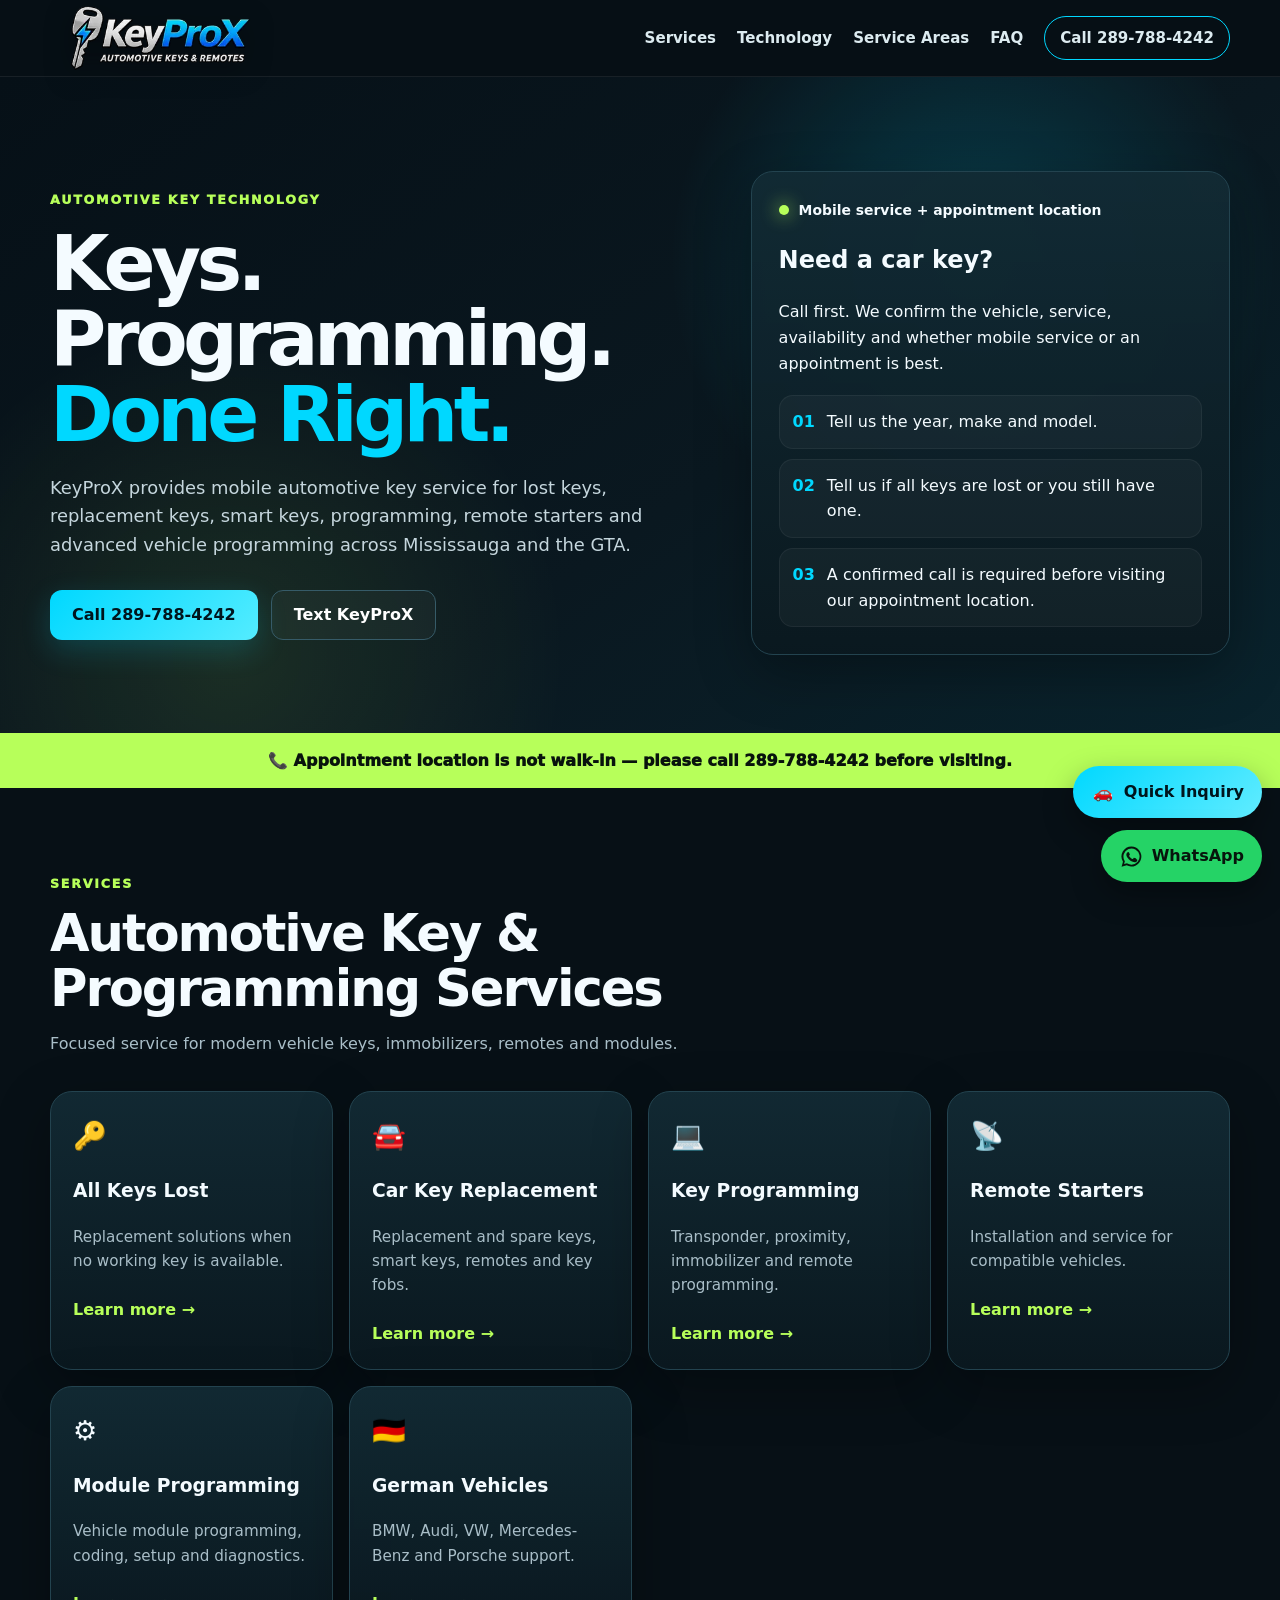
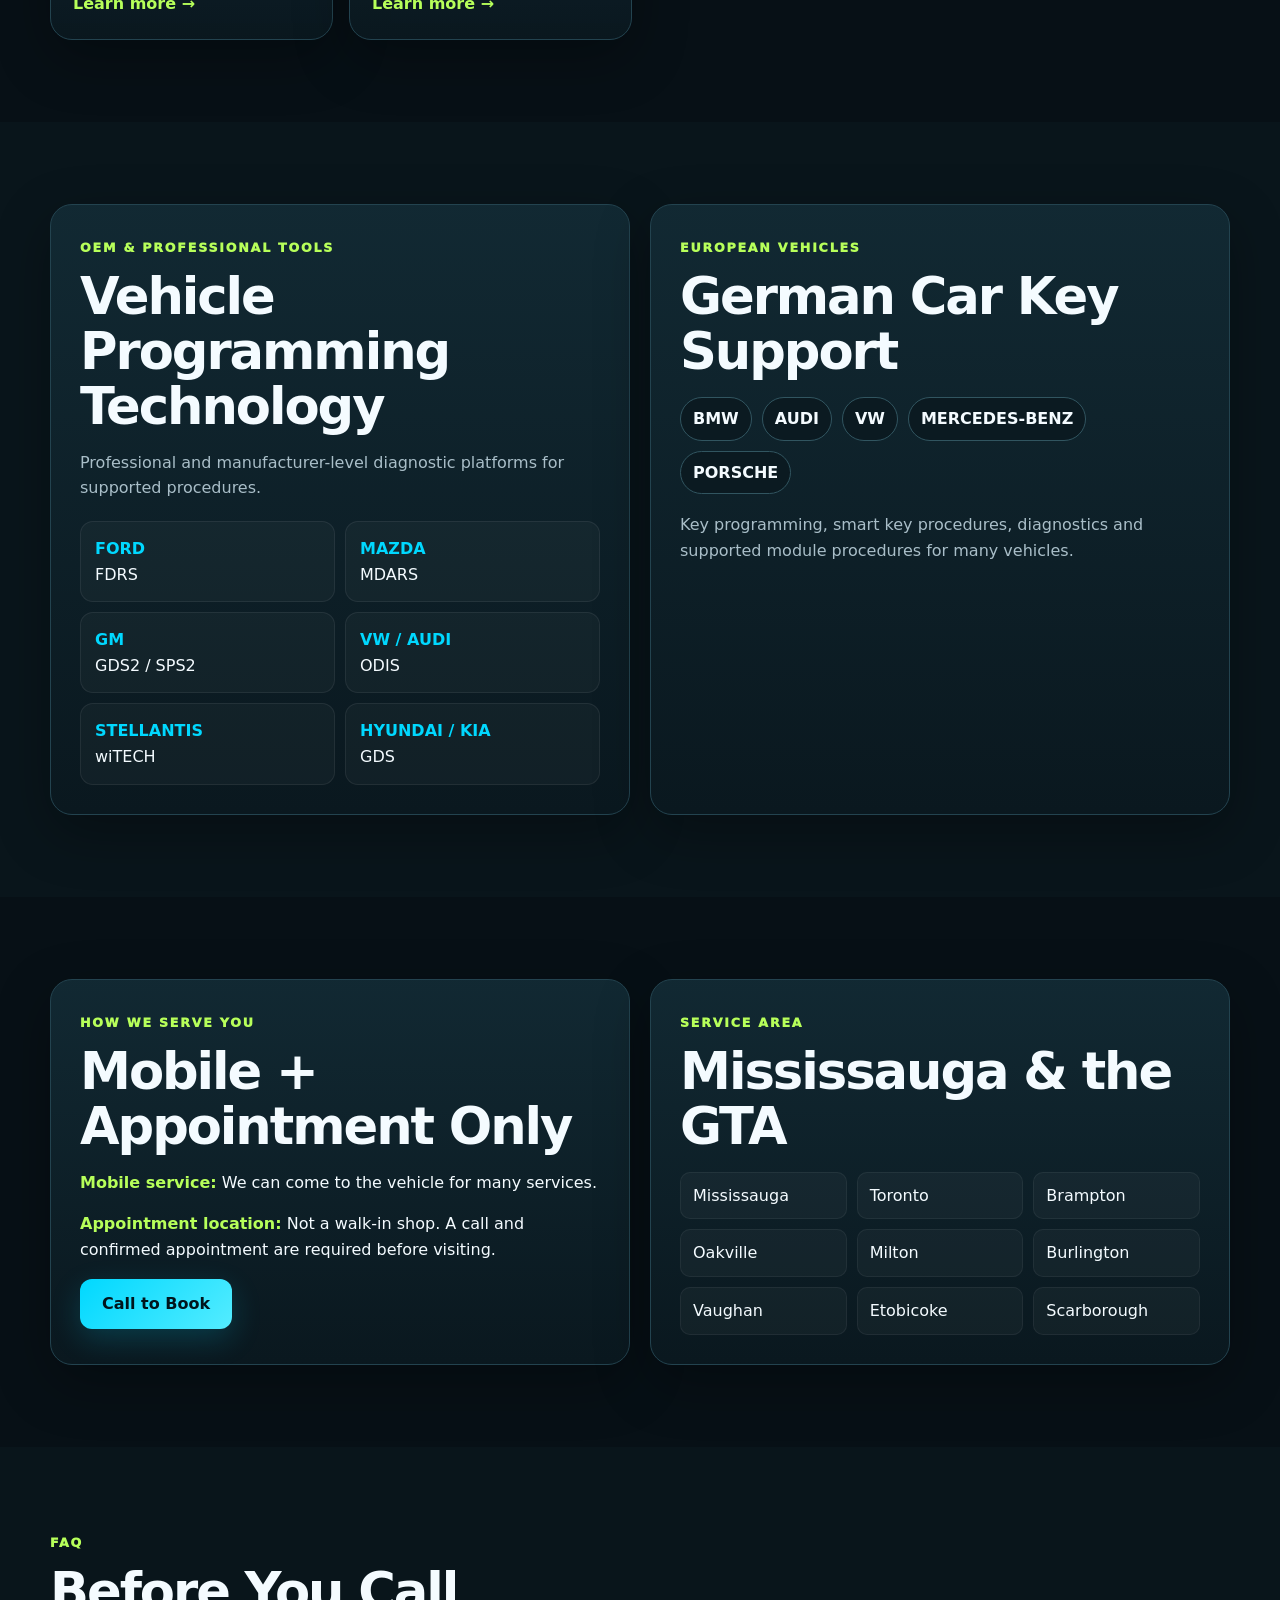
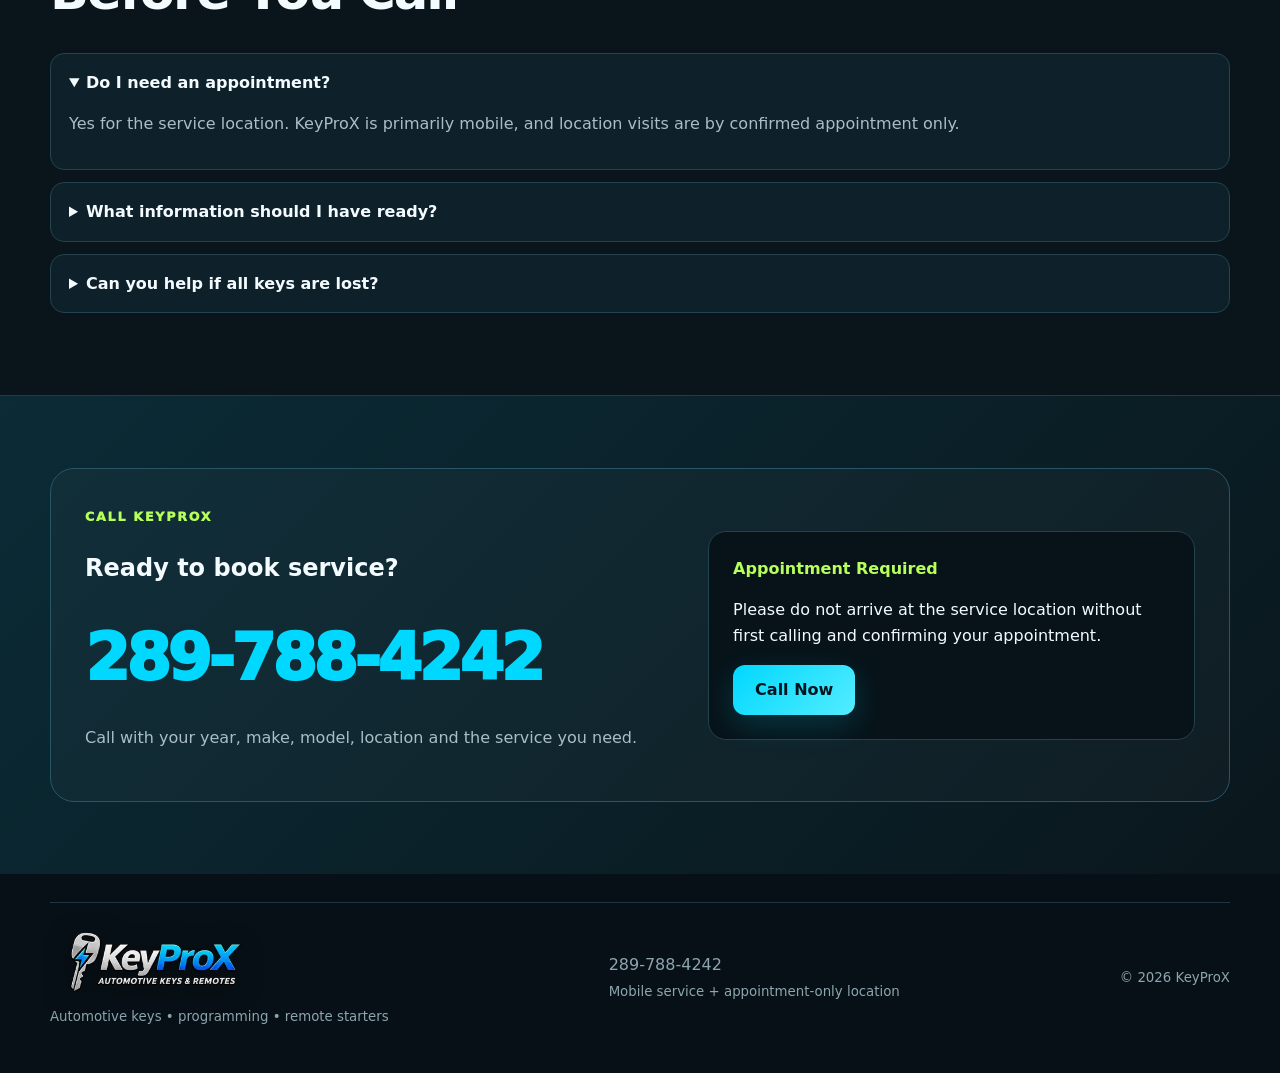
<file: index.html>
<!doctype html><html lang="en-CA"><head><meta charset="utf-8"><meta name="viewport" content="width=device-width,initial-scale=1"><title>KeyProX | Car Key Replacement, Programming & Remote Starters</title><meta name="description" content="KeyProX provides mobile automotive locksmith services including all keys lost, car key replacement, key programming, smart keys, remote starters and module programming across Mississauga and the GTA. Call 289-788-4242."><meta name="theme-color" content="#071016"><meta name="robots" content="index,follow"><link rel="canonical" href="https://keyprox.github.io/"><link rel="icon" href="favicon.svg" type="image/svg+xml"><link rel="stylesheet" href="styles.css"><script type="application/ld+json">{"@context":"https://schema.org","@type":"Locksmith","name":"KeyProX","url":"https://keyprox.github.io/","telephone":"+1-289-788-4242","description":"Mobile automotive locksmith and vehicle key programming service with an appointment-only location. Call before visiting.","areaServed":["Mississauga","Toronto","Brampton","Oakville","Milton","Burlington","Vaughan","Etobicoke","Scarborough"]}</script></head><body><header class="topbar"><div class="shell nav-shell"><a class="brand" href="index.html"><span class="brand-mark">KX</span><span>KeyPro<span class="brand-x">X</span></span></a><button class="menu" aria-label="Open menu" aria-expanded="false">☰</button><nav class="nav"><a href="index.html#services">Services</a><a href="index.html#technology">Technology</a><a href="index.html#areas">Service Areas</a><a href="index.html#faq">FAQ</a><a class="nav-call" href="tel:+12897884242">Call 289-788-4242</a></nav></div></header><main>
<section class="hero"><div class="shell hero-grid"><div><span class="eyebrow">AUTOMOTIVE KEY TECHNOLOGY</span><h1>Keys. Programming. <span>Done Right.</span></h1><p class="hero-copy">KeyProX provides mobile automotive key service for lost keys, replacement keys, smart keys, programming, remote starters and advanced vehicle programming across Mississauga and the GTA.</p><div class="cta-row"><a class="btn btn-primary" href="tel:+12897884242">Call 289-788-4242</a><a class="btn btn-secondary" href="sms:+12897884242">Text KeyProX</a></div></div><aside class="hero-card"><div class="status"><span class="status-dot"></span> Mobile service + appointment location</div><h2>Need a car key?</h2><p>Call first. We confirm the vehicle, service, availability and whether mobile service or an appointment is best.</p><div class="quick-list"><div><b>01</b><span>Tell us the year, make and model.</span></div><div><b>02</b><span>Tell us if all keys are lost or you still have one.</span></div><div><b>03</b><span>A confirmed call is required before visiting our appointment location.</span></div></div></aside></div></section>
<div class="notice-strip"><div class="shell notice-inner">📞 Appointment location is not walk-in — please call 289-788-4242 before visiting.</div></div>
<section class="section" id="services"><div class="shell"><div class="section-head"><span class="kicker">SERVICES</span><h2>Automotive Key & Programming Services</h2><p>Focused service for modern vehicle keys, immobilizers, remotes and modules.</p></div><div class="service-grid">
<article class="card"><span class="card-icon">🔑</span><h3>All Keys Lost</h3><p>Replacement solutions when no working key is available.</p><a href="all-keys-lost/">Learn more →</a></article><article class="card"><span class="card-icon">🚘</span><h3>Car Key Replacement</h3><p>Replacement and spare keys, smart keys, remotes and key fobs.</p><a href="car-key-replacement/">Learn more →</a></article><article class="card"><span class="card-icon">💻</span><h3>Key Programming</h3><p>Transponder, proximity, immobilizer and remote programming.</p><a href="key-programming/">Learn more →</a></article><article class="card"><span class="card-icon">📡</span><h3>Remote Starters</h3><p>Installation and service for compatible vehicles.</p><a href="remote-starters/">Learn more →</a></article><article class="card"><span class="card-icon">⚙️</span><h3>Module Programming</h3><p>Vehicle module programming, coding, setup and diagnostics.</p><a href="module-programming/">Learn more →</a></article><article class="card"><span class="card-icon">🇩🇪</span><h3>German Vehicles</h3><p>BMW, Audi, VW, Mercedes-Benz and Porsche support.</p><a href="german-car-keys/">Learn more →</a></article></div></div></section>
<section class="section section-alt" id="technology"><div class="shell tech-grid"><article class="panel"><span class="kicker">OEM & PROFESSIONAL TOOLS</span><h2>Vehicle Programming Technology</h2><p class="muted">Professional and manufacturer-level diagnostic platforms for supported procedures.</p><div class="platforms"><div class="platform"><b>FORD</b>FDRS</div><div class="platform"><b>MAZDA</b>MDARS</div><div class="platform"><b>GM</b>GDS2 / SPS2</div><div class="platform"><b>VW / AUDI</b>ODIS</div><div class="platform"><b>STELLANTIS</b>wiTECH</div><div class="platform"><b>HYUNDAI / KIA</b>GDS</div></div></article><article class="panel"><span class="kicker">EUROPEAN VEHICLES</span><h2>German Car Key Support</h2><div class="brand-chips"><span>BMW</span><span>AUDI</span><span>VW</span><span>MERCEDES-BENZ</span><span>PORSCHE</span></div><p class="muted">Key programming, smart key procedures, diagnostics and supported module procedures for many vehicles.</p></article></div></section>
<section class="section" id="areas"><div class="shell location-grid"><article class="location-card"><span class="kicker">HOW WE SERVE YOU</span><h2>Mobile + Appointment Only</h2><p><strong style="color:var(--green)">Mobile service:</strong> We can come to the vehicle for many services.</p><p><strong style="color:var(--green)">Appointment location:</strong> Not a walk-in shop. A call and confirmed appointment are required before visiting.</p><a class="btn btn-primary" href="tel:+12897884242">Call to Book</a></article><article class="location-card"><span class="kicker">SERVICE AREA</span><h2>Mississauga & the GTA</h2><div class="area-grid"><a href="mississauga-car-key-locksmith/">Mississauga</a><span>Toronto</span><span>Brampton</span><span>Oakville</span><span>Milton</span><span>Burlington</span><span>Vaughan</span><span>Etobicoke</span><span>Scarborough</span></div></article></div></section>
<section class="section section-alt" id="faq"><div class="shell"><div class="section-head"><span class="kicker">FAQ</span><h2>Before You Call</h2></div><div class="faq"><details open><summary>Do I need an appointment?</summary><p>Yes for the service location. KeyProX is primarily mobile, and location visits are by confirmed appointment only.</p></details><details><summary>What information should I have ready?</summary><p>Your vehicle year, make, model, location, service needed, and whether you have a working key.</p></details><details><summary>Can you help if all keys are lost?</summary><p>For many supported vehicles, yes. Ownership or authorization may need to be verified.</p></details></div></div></section>
<section class="contact-band"><div class="shell contact-box"><div><span class="kicker">CALL KEYPROX</span><h2>Ready to book service?</h2><a class="phone-big" href="tel:+12897884242">289-788-4242</a><p class="muted">Call with your year, make, model, location and the service you need.</p></div><div class="call-card"><b>Appointment Required</b><p>Please do not arrive at the service location without first calling and confirming your appointment.</p><a class="btn btn-primary" href="tel:+12897884242">Call Now</a></div></div></section>
</main><footer class="footer"><div class="shell footer-inner"><div><b>KeyProX</b><br><small>Automotive keys • programming • remote starters</small></div><div><a href="tel:+12897884242">289-788-4242</a><br><small>Mobile service + appointment-only location</small></div><small>© <span id="year"></span> KeyProX</small></div></footer><script src="script.js"></script></body></html>
</file>
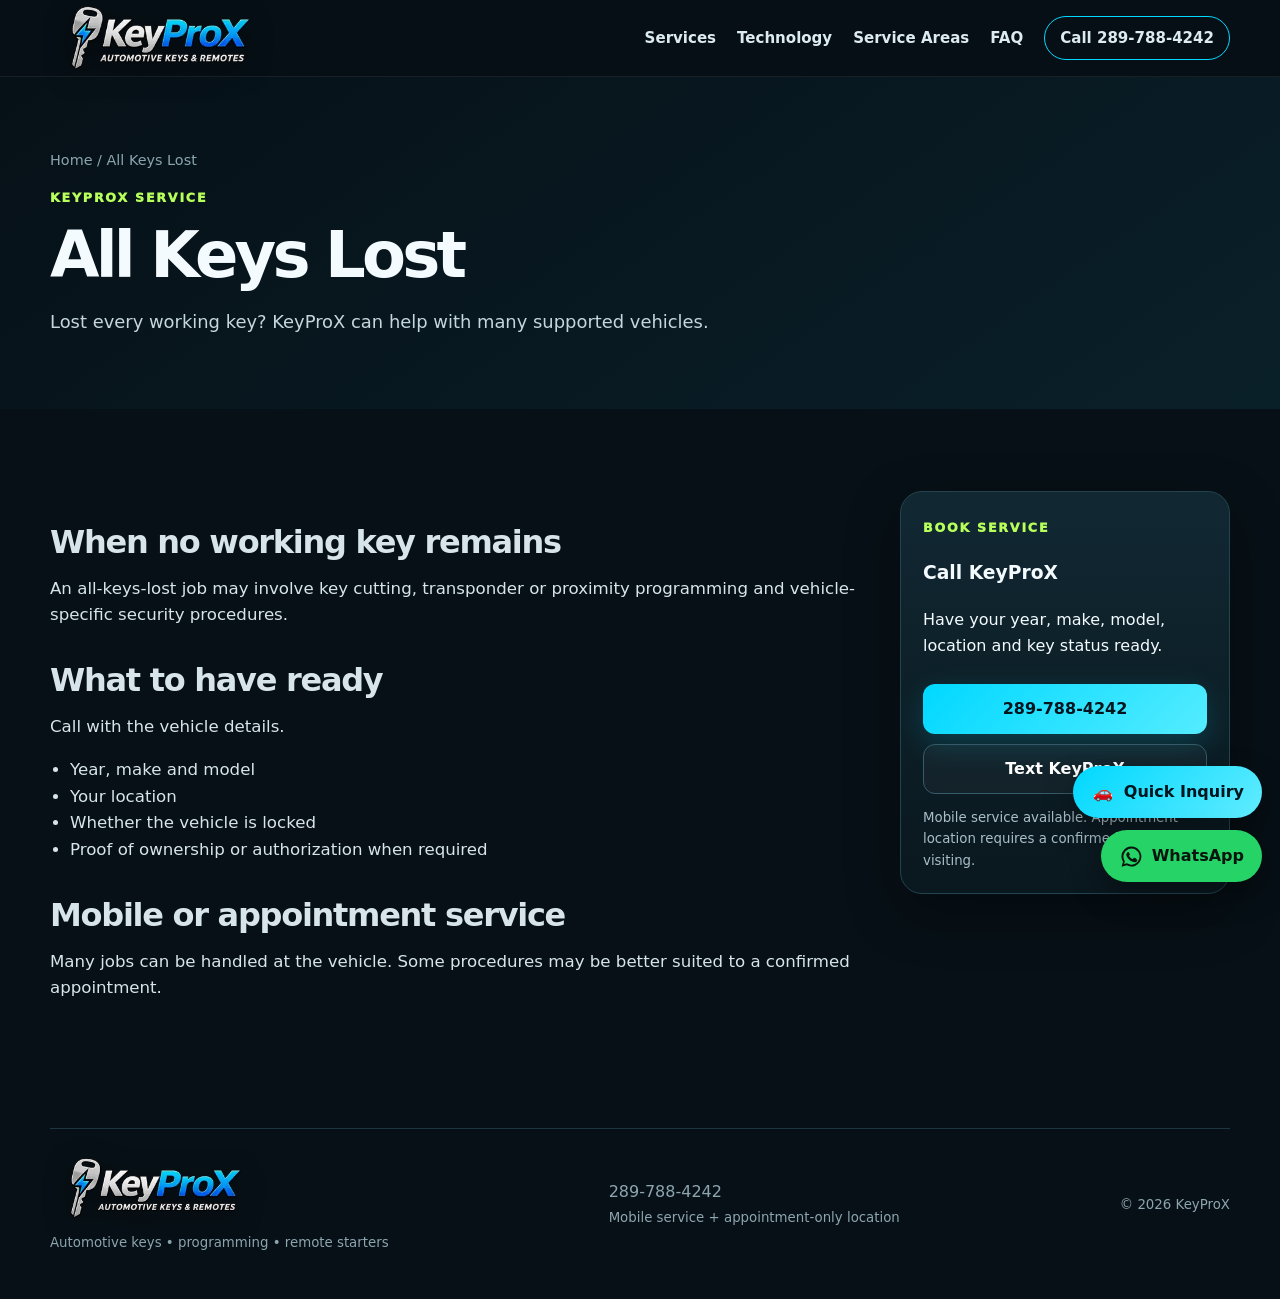
<file: all-keys-lost/index.html>
<!doctype html><html lang="en-CA"><head><meta charset="utf-8"><meta name="viewport" content="width=device-width,initial-scale=1"><title>All Keys Lost Car Key Service | KeyProX</title><meta name="description" content="All keys lost automotive key replacement and programming from KeyProX. Call 289-788-4242."><link rel="canonical" href="https://keyprox.github.io/all-keys-lost/"><link rel="icon" href="../favicon.svg" type="image/svg+xml"><link rel="stylesheet" href="../styles.css"></head><body><header class="topbar"><div class="shell nav-shell"><a class="brand" href="../index.html"><span class="brand-mark">KX</span><span>KeyPro<span class="brand-x">X</span></span></a><button class="menu" aria-label="Open menu" aria-expanded="false">☰</button><nav class="nav"><a href="../index.html#services">Services</a><a href="../index.html#technology">Technology</a><a href="../index.html#areas">Service Areas</a><a href="../index.html#faq">FAQ</a><a class="nav-call" href="tel:+12897884242">Call 289-788-4242</a></nav></div></header><section class="subhero"><div class="shell"><div class="breadcrumb"><a href="../index.html">Home</a> / All Keys Lost</div><span class="kicker">KEYPROX SERVICE</span><h1>All Keys Lost</h1><p class="hero-copy">Lost every working key? KeyProX can help with many supported vehicles.</p></div></section><section class="section"><div class="shell content-grid"><article class="prose"><h2>When no working key remains</h2><p>An all-keys-lost job may involve key cutting, transponder or proximity programming and vehicle-specific security procedures.</p><h2>What to have ready</h2><p>Call with the vehicle details.</p><ul><li>Year, make and model</li><li>Your location</li><li>Whether the vehicle is locked</li><li>Proof of ownership or authorization when required</li></ul><h2>Mobile or appointment service</h2><p>Many jobs can be handled at the vehicle. Some procedures may be better suited to a confirmed appointment.</p></article><aside class="sidebox"><span class="kicker">BOOK SERVICE</span><h3>Call KeyProX</h3><p>Have your year, make, model, location and key status ready.</p><a class="btn btn-primary" href="tel:+12897884242">289-788-4242</a><a class="btn btn-secondary" href="sms:+12897884242">Text KeyProX</a><small>Mobile service available. Appointment location requires a confirmed call before visiting.</small></aside></div></section><footer class="footer"><div class="shell footer-inner"><div><b>KeyProX</b><br><small>Automotive keys • programming • remote starters</small></div><div><a href="tel:+12897884242">289-788-4242</a><br><small>Mobile service + appointment-only location</small></div><small>© <span id="year"></span> KeyProX</small></div></footer><script src="../script.js"></script></body></html>
</file>
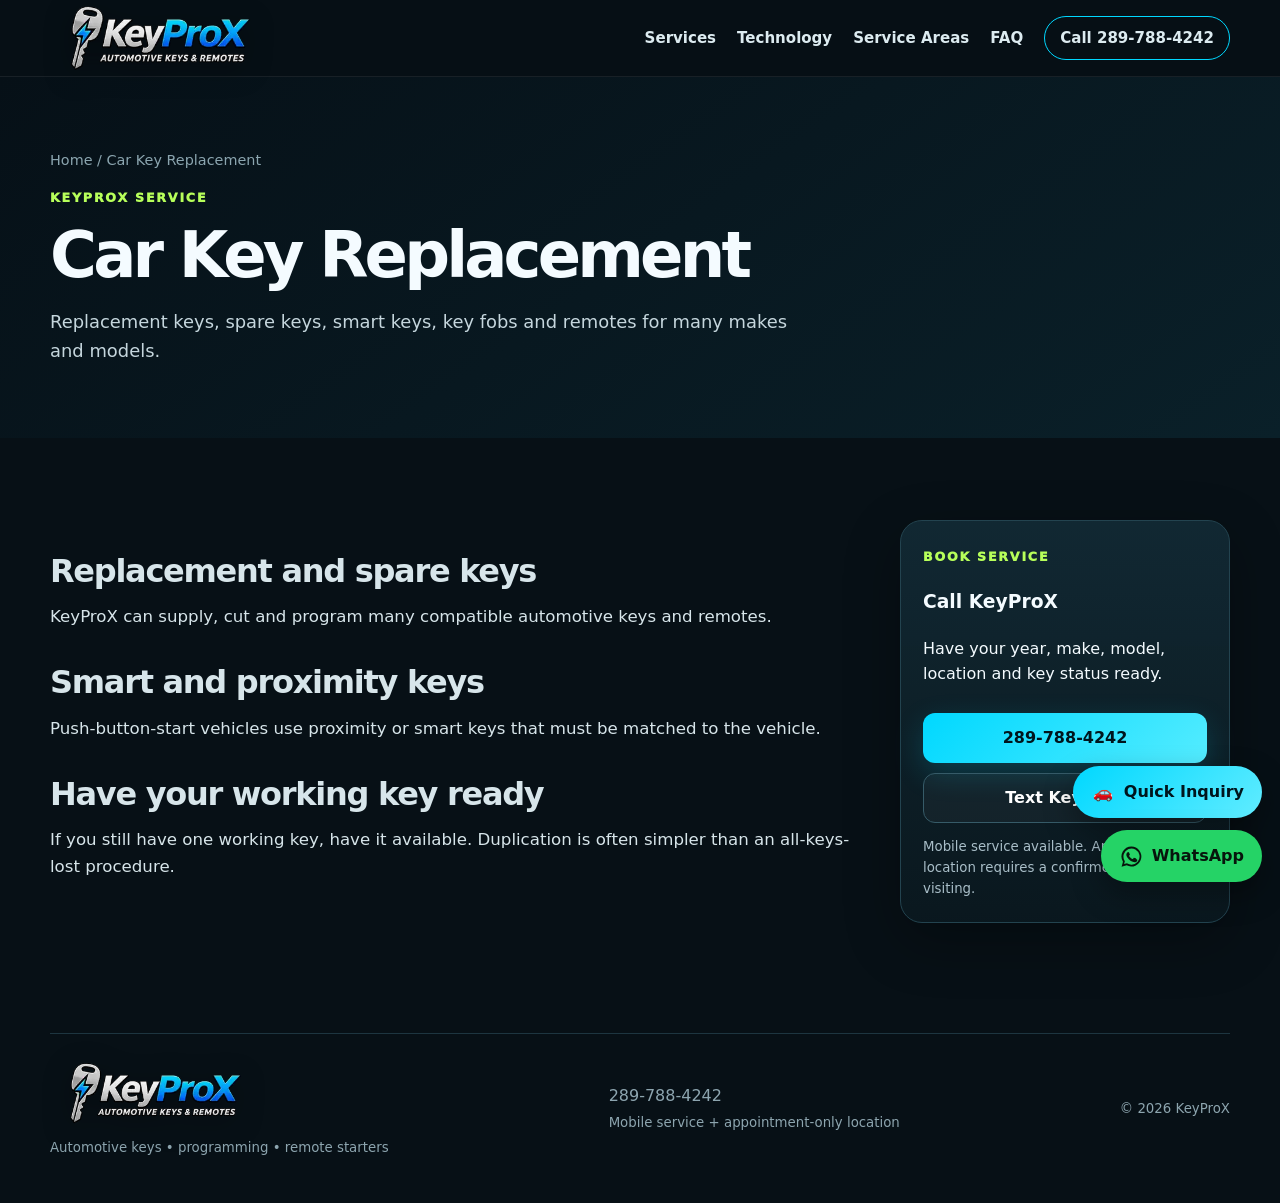
<file: car-key-replacement/index.html>
<!doctype html><html lang="en-CA"><head><meta charset="utf-8"><meta name="viewport" content="width=device-width,initial-scale=1"><title>Car Key Replacement & Smart Keys | KeyProX</title><meta name="description" content="Replacement car keys, smart keys, remotes and key fobs from KeyProX. Call 289-788-4242."><link rel="canonical" href="https://keyprox.github.io/car-key-replacement/"><link rel="icon" href="../favicon.svg" type="image/svg+xml"><link rel="stylesheet" href="../styles.css"></head><body><header class="topbar"><div class="shell nav-shell"><a class="brand" href="../index.html"><span class="brand-mark">KX</span><span>KeyPro<span class="brand-x">X</span></span></a><button class="menu" aria-label="Open menu" aria-expanded="false">☰</button><nav class="nav"><a href="../index.html#services">Services</a><a href="../index.html#technology">Technology</a><a href="../index.html#areas">Service Areas</a><a href="../index.html#faq">FAQ</a><a class="nav-call" href="tel:+12897884242">Call 289-788-4242</a></nav></div></header><section class="subhero"><div class="shell"><div class="breadcrumb"><a href="../index.html">Home</a> / Car Key Replacement</div><span class="kicker">KEYPROX SERVICE</span><h1>Car Key Replacement</h1><p class="hero-copy">Replacement keys, spare keys, smart keys, key fobs and remotes for many makes and models.</p></div></section><section class="section"><div class="shell content-grid"><article class="prose"><h2>Replacement and spare keys</h2><p>KeyProX can supply, cut and program many compatible automotive keys and remotes.</p><h2>Smart and proximity keys</h2><p>Push-button-start vehicles use proximity or smart keys that must be matched to the vehicle.</p><h2>Have your working key ready</h2><p>If you still have one working key, have it available. Duplication is often simpler than an all-keys-lost procedure.</p></article><aside class="sidebox"><span class="kicker">BOOK SERVICE</span><h3>Call KeyProX</h3><p>Have your year, make, model, location and key status ready.</p><a class="btn btn-primary" href="tel:+12897884242">289-788-4242</a><a class="btn btn-secondary" href="sms:+12897884242">Text KeyProX</a><small>Mobile service available. Appointment location requires a confirmed call before visiting.</small></aside></div></section><footer class="footer"><div class="shell footer-inner"><div><b>KeyProX</b><br><small>Automotive keys • programming • remote starters</small></div><div><a href="tel:+12897884242">289-788-4242</a><br><small>Mobile service + appointment-only location</small></div><small>© <span id="year"></span> KeyProX</small></div></footer><script src="../script.js"></script></body></html>
</file>
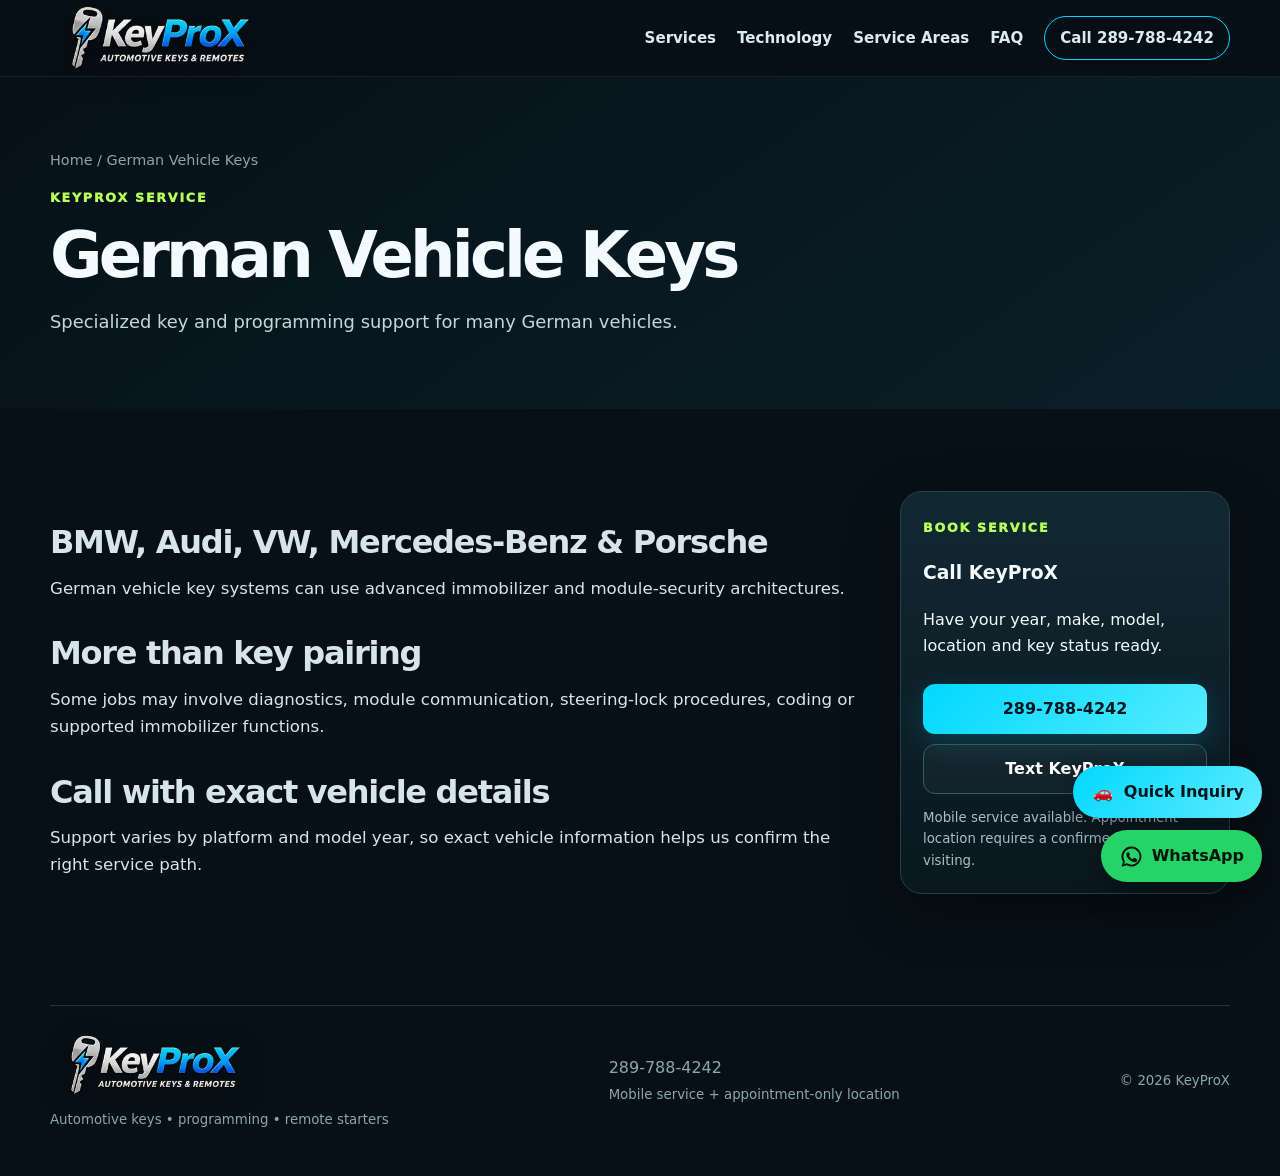
<file: german-car-keys/index.html>
<!doctype html><html lang="en-CA"><head><meta charset="utf-8"><meta name="viewport" content="width=device-width,initial-scale=1"><title>BMW, Audi, VW, Mercedes & Porsche Keys | KeyProX</title><meta name="description" content="German vehicle key programming for many BMW, Audi, Volkswagen, Mercedes-Benz and Porsche models. Call 289-788-4242."><link rel="canonical" href="https://keyprox.github.io/german-car-keys/"><link rel="icon" href="../favicon.svg" type="image/svg+xml"><link rel="stylesheet" href="../styles.css"></head><body><header class="topbar"><div class="shell nav-shell"><a class="brand" href="../index.html"><span class="brand-mark">KX</span><span>KeyPro<span class="brand-x">X</span></span></a><button class="menu" aria-label="Open menu" aria-expanded="false">☰</button><nav class="nav"><a href="../index.html#services">Services</a><a href="../index.html#technology">Technology</a><a href="../index.html#areas">Service Areas</a><a href="../index.html#faq">FAQ</a><a class="nav-call" href="tel:+12897884242">Call 289-788-4242</a></nav></div></header><section class="subhero"><div class="shell"><div class="breadcrumb"><a href="../index.html">Home</a> / German Vehicle Keys</div><span class="kicker">KEYPROX SERVICE</span><h1>German Vehicle Keys</h1><p class="hero-copy">Specialized key and programming support for many German vehicles.</p></div></section><section class="section"><div class="shell content-grid"><article class="prose"><h2>BMW, Audi, VW, Mercedes-Benz & Porsche</h2><p>German vehicle key systems can use advanced immobilizer and module-security architectures.</p><h2>More than key pairing</h2><p>Some jobs may involve diagnostics, module communication, steering-lock procedures, coding or supported immobilizer functions.</p><h2>Call with exact vehicle details</h2><p>Support varies by platform and model year, so exact vehicle information helps us confirm the right service path.</p></article><aside class="sidebox"><span class="kicker">BOOK SERVICE</span><h3>Call KeyProX</h3><p>Have your year, make, model, location and key status ready.</p><a class="btn btn-primary" href="tel:+12897884242">289-788-4242</a><a class="btn btn-secondary" href="sms:+12897884242">Text KeyProX</a><small>Mobile service available. Appointment location requires a confirmed call before visiting.</small></aside></div></section><footer class="footer"><div class="shell footer-inner"><div><b>KeyProX</b><br><small>Automotive keys • programming • remote starters</small></div><div><a href="tel:+12897884242">289-788-4242</a><br><small>Mobile service + appointment-only location</small></div><small>© <span id="year"></span> KeyProX</small></div></footer><script src="../script.js"></script></body></html>
</file>
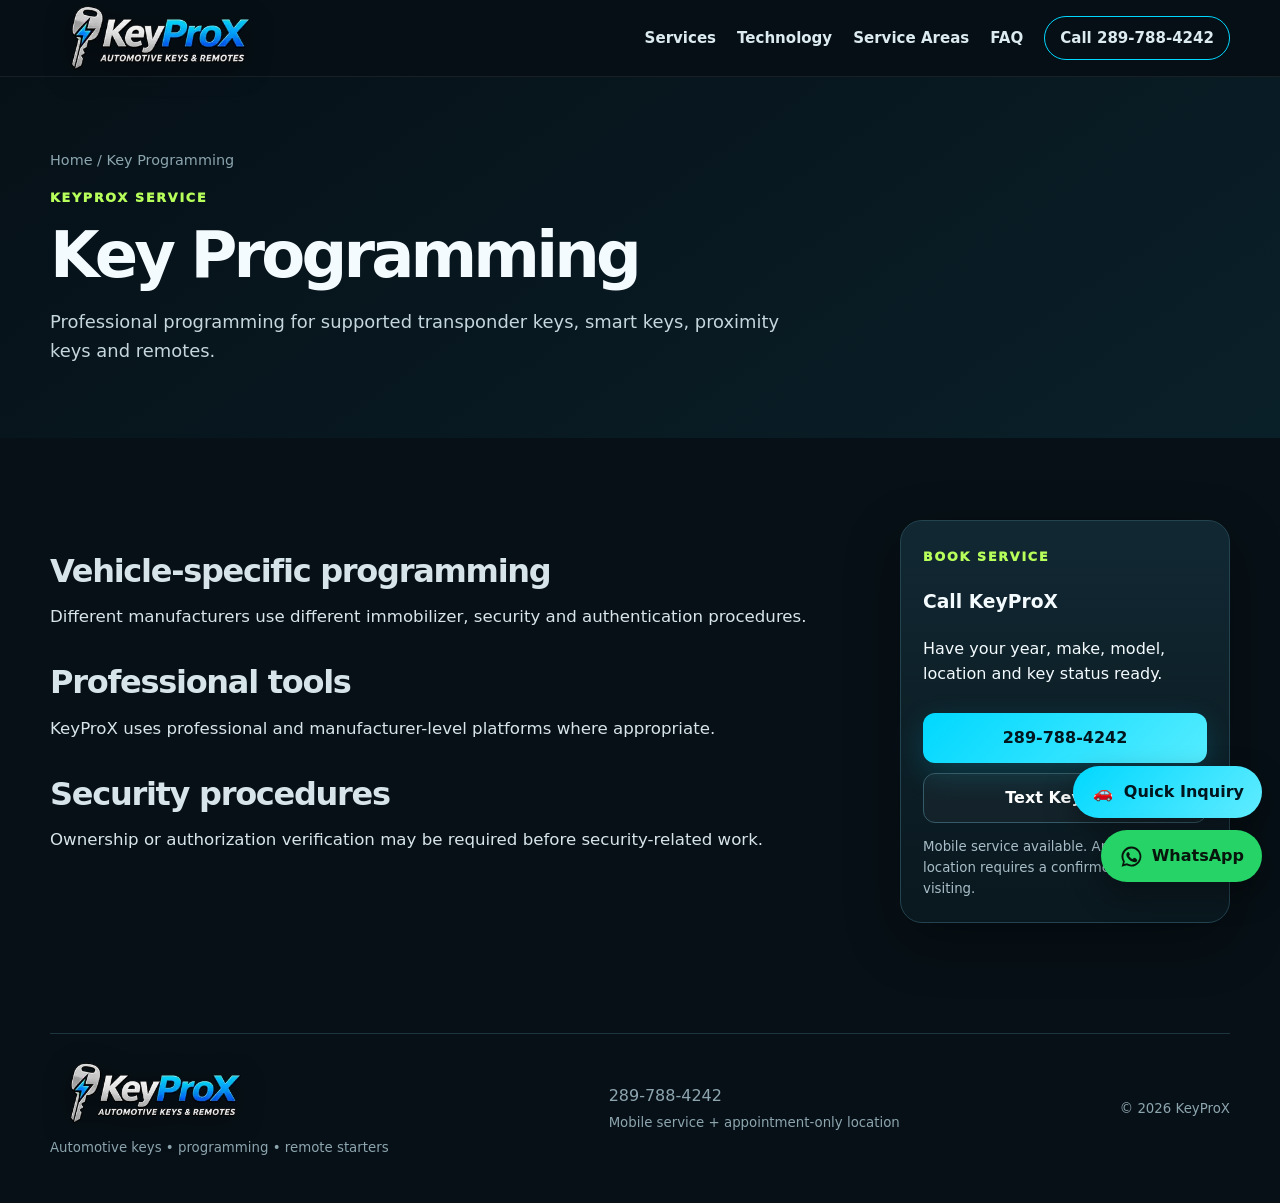
<file: key-programming/index.html>
<!doctype html><html lang="en-CA"><head><meta charset="utf-8"><meta name="viewport" content="width=device-width,initial-scale=1"><title>Car Key Programming | KeyProX</title><meta name="description" content="Automotive transponder, smart key, proximity and immobilizer key programming. Call KeyProX at 289-788-4242."><link rel="canonical" href="https://keyprox.github.io/key-programming/"><link rel="icon" href="../favicon.svg" type="image/svg+xml"><link rel="stylesheet" href="../styles.css"></head><body><header class="topbar"><div class="shell nav-shell"><a class="brand" href="../index.html"><span class="brand-mark">KX</span><span>KeyPro<span class="brand-x">X</span></span></a><button class="menu" aria-label="Open menu" aria-expanded="false">☰</button><nav class="nav"><a href="../index.html#services">Services</a><a href="../index.html#technology">Technology</a><a href="../index.html#areas">Service Areas</a><a href="../index.html#faq">FAQ</a><a class="nav-call" href="tel:+12897884242">Call 289-788-4242</a></nav></div></header><section class="subhero"><div class="shell"><div class="breadcrumb"><a href="../index.html">Home</a> / Key Programming</div><span class="kicker">KEYPROX SERVICE</span><h1>Key Programming</h1><p class="hero-copy">Professional programming for supported transponder keys, smart keys, proximity keys and remotes.</p></div></section><section class="section"><div class="shell content-grid"><article class="prose"><h2>Vehicle-specific programming</h2><p>Different manufacturers use different immobilizer, security and authentication procedures.</p><h2>Professional tools</h2><p>KeyProX uses professional and manufacturer-level platforms where appropriate.</p><h2>Security procedures</h2><p>Ownership or authorization verification may be required before security-related work.</p></article><aside class="sidebox"><span class="kicker">BOOK SERVICE</span><h3>Call KeyProX</h3><p>Have your year, make, model, location and key status ready.</p><a class="btn btn-primary" href="tel:+12897884242">289-788-4242</a><a class="btn btn-secondary" href="sms:+12897884242">Text KeyProX</a><small>Mobile service available. Appointment location requires a confirmed call before visiting.</small></aside></div></section><footer class="footer"><div class="shell footer-inner"><div><b>KeyProX</b><br><small>Automotive keys • programming • remote starters</small></div><div><a href="tel:+12897884242">289-788-4242</a><br><small>Mobile service + appointment-only location</small></div><small>© <span id="year"></span> KeyProX</small></div></footer><script src="../script.js"></script></body></html>
</file>
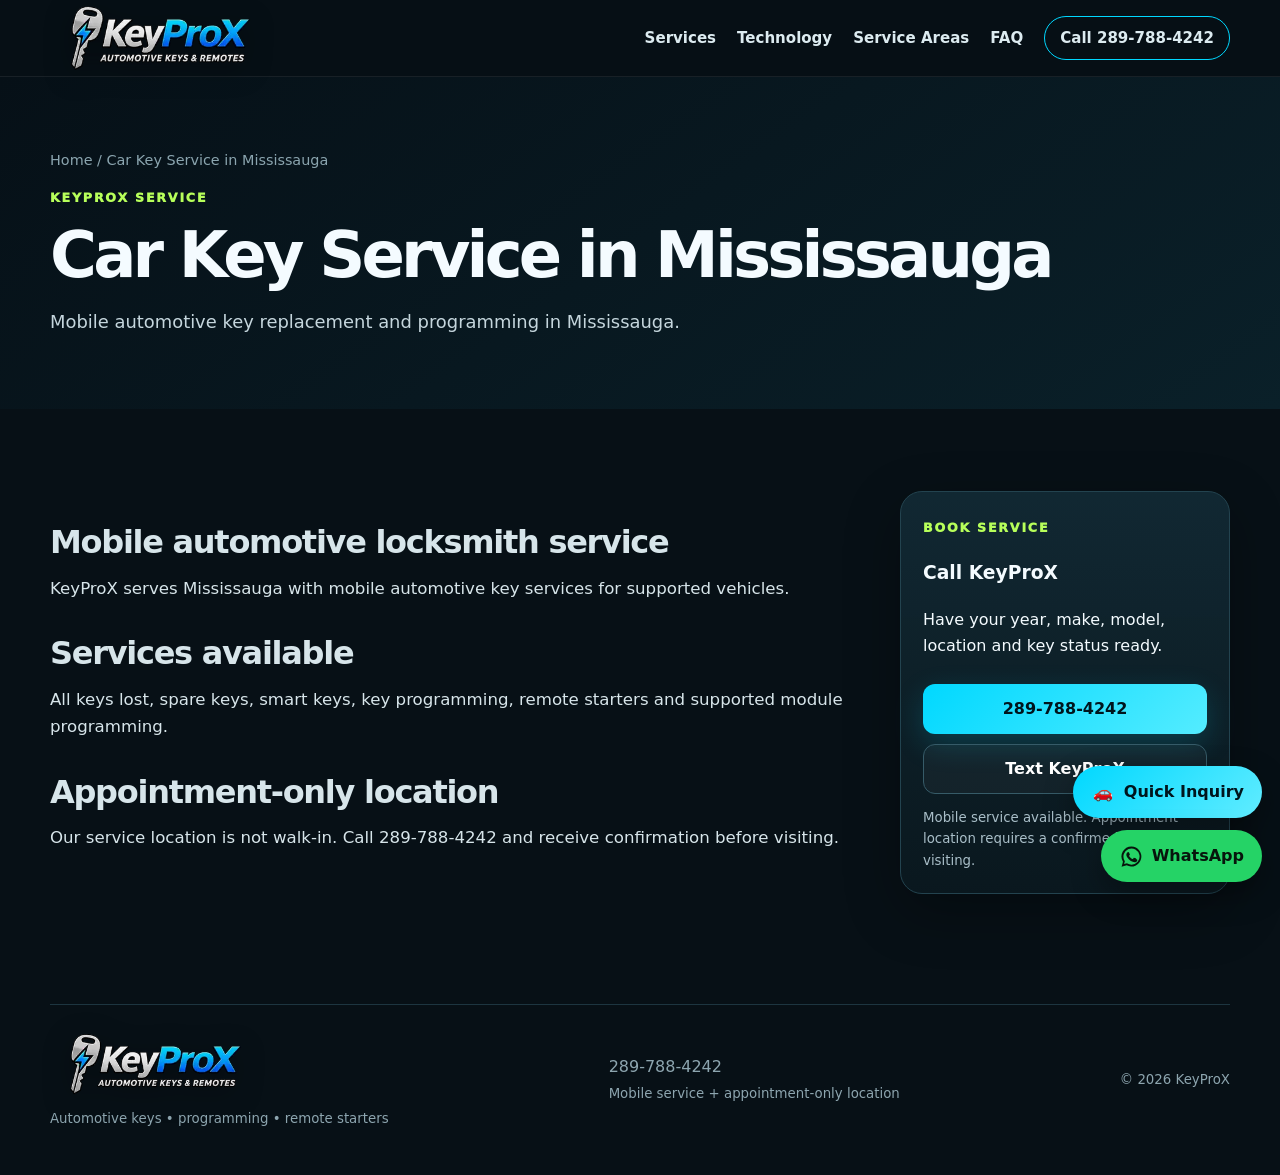
<file: mississauga-car-key-locksmith/index.html>
<!doctype html><html lang="en-CA"><head><meta charset="utf-8"><meta name="viewport" content="width=device-width,initial-scale=1"><title>Car Key Locksmith Mississauga | KeyProX</title><meta name="description" content="Mobile car key replacement, all keys lost and key programming in Mississauga. Call KeyProX at 289-788-4242."><link rel="canonical" href="https://keyprox.github.io/mississauga-car-key-locksmith/"><link rel="icon" href="../favicon.svg" type="image/svg+xml"><link rel="stylesheet" href="../styles.css"></head><body><header class="topbar"><div class="shell nav-shell"><a class="brand" href="../index.html"><span class="brand-mark">KX</span><span>KeyPro<span class="brand-x">X</span></span></a><button class="menu" aria-label="Open menu" aria-expanded="false">☰</button><nav class="nav"><a href="../index.html#services">Services</a><a href="../index.html#technology">Technology</a><a href="../index.html#areas">Service Areas</a><a href="../index.html#faq">FAQ</a><a class="nav-call" href="tel:+12897884242">Call 289-788-4242</a></nav></div></header><section class="subhero"><div class="shell"><div class="breadcrumb"><a href="../index.html">Home</a> / Car Key Service in Mississauga</div><span class="kicker">KEYPROX SERVICE</span><h1>Car Key Service in Mississauga</h1><p class="hero-copy">Mobile automotive key replacement and programming in Mississauga.</p></div></section><section class="section"><div class="shell content-grid"><article class="prose"><h2>Mobile automotive locksmith service</h2><p>KeyProX serves Mississauga with mobile automotive key services for supported vehicles.</p><h2>Services available</h2><p>All keys lost, spare keys, smart keys, key programming, remote starters and supported module programming.</p><h2>Appointment-only location</h2><p>Our service location is not walk-in. Call 289-788-4242 and receive confirmation before visiting.</p></article><aside class="sidebox"><span class="kicker">BOOK SERVICE</span><h3>Call KeyProX</h3><p>Have your year, make, model, location and key status ready.</p><a class="btn btn-primary" href="tel:+12897884242">289-788-4242</a><a class="btn btn-secondary" href="sms:+12897884242">Text KeyProX</a><small>Mobile service available. Appointment location requires a confirmed call before visiting.</small></aside></div></section><footer class="footer"><div class="shell footer-inner"><div><b>KeyProX</b><br><small>Automotive keys • programming • remote starters</small></div><div><a href="tel:+12897884242">289-788-4242</a><br><small>Mobile service + appointment-only location</small></div><small>© <span id="year"></span> KeyProX</small></div></footer><script src="../script.js"></script></body></html>
</file>
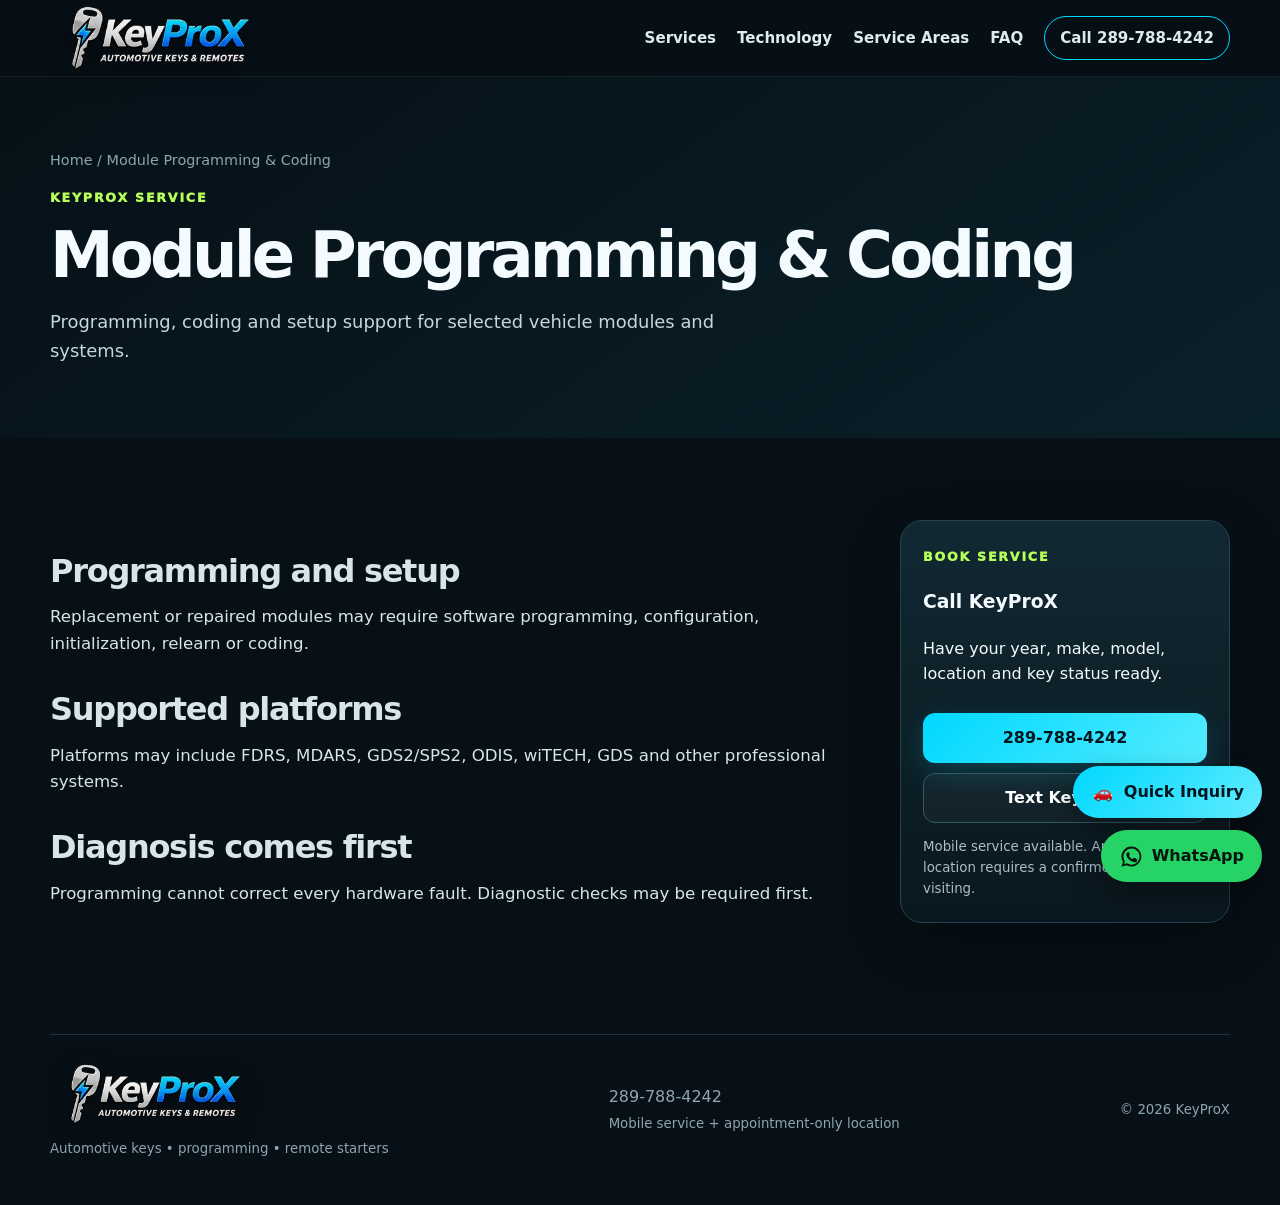
<file: module-programming/index.html>
<!doctype html><html lang="en-CA"><head><meta charset="utf-8"><meta name="viewport" content="width=device-width,initial-scale=1"><title>Automotive Module Programming & Coding | KeyProX</title><meta name="description" content="Automotive module programming, coding, setup and diagnostics. Call KeyProX at 289-788-4242."><link rel="canonical" href="https://keyprox.github.io/module-programming/"><link rel="icon" href="../favicon.svg" type="image/svg+xml"><link rel="stylesheet" href="../styles.css"></head><body><header class="topbar"><div class="shell nav-shell"><a class="brand" href="../index.html"><span class="brand-mark">KX</span><span>KeyPro<span class="brand-x">X</span></span></a><button class="menu" aria-label="Open menu" aria-expanded="false">☰</button><nav class="nav"><a href="../index.html#services">Services</a><a href="../index.html#technology">Technology</a><a href="../index.html#areas">Service Areas</a><a href="../index.html#faq">FAQ</a><a class="nav-call" href="tel:+12897884242">Call 289-788-4242</a></nav></div></header><section class="subhero"><div class="shell"><div class="breadcrumb"><a href="../index.html">Home</a> / Module Programming & Coding</div><span class="kicker">KEYPROX SERVICE</span><h1>Module Programming & Coding</h1><p class="hero-copy">Programming, coding and setup support for selected vehicle modules and systems.</p></div></section><section class="section"><div class="shell content-grid"><article class="prose"><h2>Programming and setup</h2><p>Replacement or repaired modules may require software programming, configuration, initialization, relearn or coding.</p><h2>Supported platforms</h2><p>Platforms may include FDRS, MDARS, GDS2/SPS2, ODIS, wiTECH, GDS and other professional systems.</p><h2>Diagnosis comes first</h2><p>Programming cannot correct every hardware fault. Diagnostic checks may be required first.</p></article><aside class="sidebox"><span class="kicker">BOOK SERVICE</span><h3>Call KeyProX</h3><p>Have your year, make, model, location and key status ready.</p><a class="btn btn-primary" href="tel:+12897884242">289-788-4242</a><a class="btn btn-secondary" href="sms:+12897884242">Text KeyProX</a><small>Mobile service available. Appointment location requires a confirmed call before visiting.</small></aside></div></section><footer class="footer"><div class="shell footer-inner"><div><b>KeyProX</b><br><small>Automotive keys • programming • remote starters</small></div><div><a href="tel:+12897884242">289-788-4242</a><br><small>Mobile service + appointment-only location</small></div><small>© <span id="year"></span> KeyProX</small></div></footer><script src="../script.js"></script></body></html>
</file>
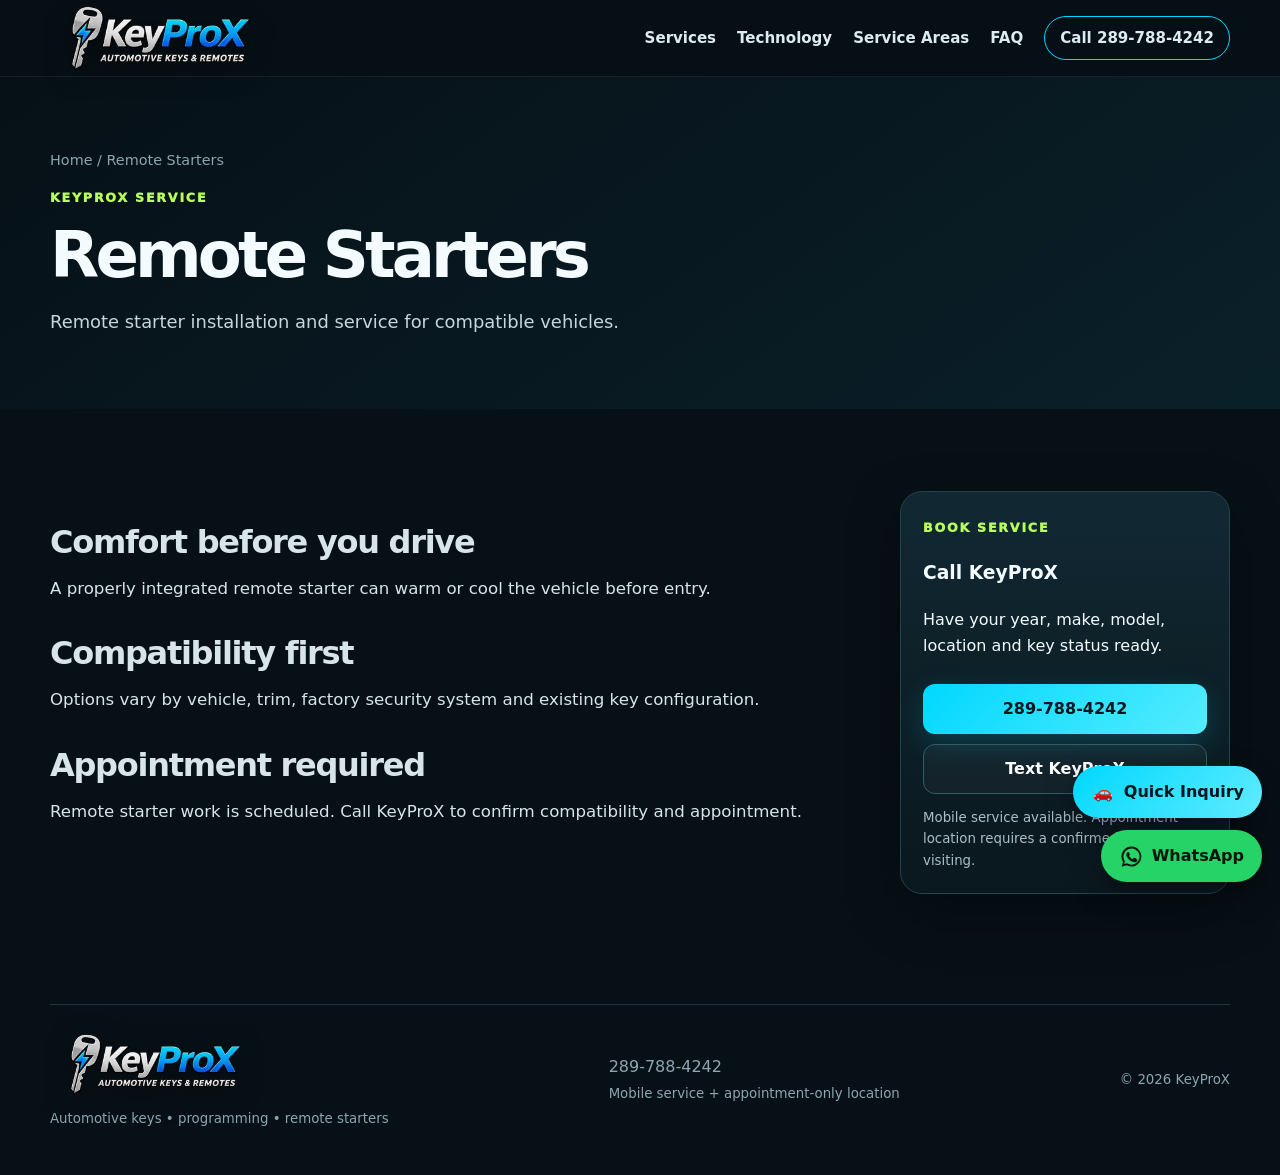
<file: remote-starters/index.html>
<!doctype html><html lang="en-CA"><head><meta charset="utf-8"><meta name="viewport" content="width=device-width,initial-scale=1"><title>Remote Starter Service | KeyProX</title><meta name="description" content="Remote starter installation and service from KeyProX. Call 289-788-4242."><link rel="canonical" href="https://keyprox.github.io/remote-starters/"><link rel="icon" href="../favicon.svg" type="image/svg+xml"><link rel="stylesheet" href="../styles.css"></head><body><header class="topbar"><div class="shell nav-shell"><a class="brand" href="../index.html"><span class="brand-mark">KX</span><span>KeyPro<span class="brand-x">X</span></span></a><button class="menu" aria-label="Open menu" aria-expanded="false">☰</button><nav class="nav"><a href="../index.html#services">Services</a><a href="../index.html#technology">Technology</a><a href="../index.html#areas">Service Areas</a><a href="../index.html#faq">FAQ</a><a class="nav-call" href="tel:+12897884242">Call 289-788-4242</a></nav></div></header><section class="subhero"><div class="shell"><div class="breadcrumb"><a href="../index.html">Home</a> / Remote Starters</div><span class="kicker">KEYPROX SERVICE</span><h1>Remote Starters</h1><p class="hero-copy">Remote starter installation and service for compatible vehicles.</p></div></section><section class="section"><div class="shell content-grid"><article class="prose"><h2>Comfort before you drive</h2><p>A properly integrated remote starter can warm or cool the vehicle before entry.</p><h2>Compatibility first</h2><p>Options vary by vehicle, trim, factory security system and existing key configuration.</p><h2>Appointment required</h2><p>Remote starter work is scheduled. Call KeyProX to confirm compatibility and appointment.</p></article><aside class="sidebox"><span class="kicker">BOOK SERVICE</span><h3>Call KeyProX</h3><p>Have your year, make, model, location and key status ready.</p><a class="btn btn-primary" href="tel:+12897884242">289-788-4242</a><a class="btn btn-secondary" href="sms:+12897884242">Text KeyProX</a><small>Mobile service available. Appointment location requires a confirmed call before visiting.</small></aside></div></section><footer class="footer"><div class="shell footer-inner"><div><b>KeyProX</b><br><small>Automotive keys • programming • remote starters</small></div><div><a href="tel:+12897884242">289-788-4242</a><br><small>Mobile service + appointment-only location</small></div><small>© <span id="year"></span> KeyProX</small></div></footer><script src="../script.js"></script></body></html>
</file>
<file: styles.css>
:root{--bg:#071016;--bg2:#0b1820;--panel:#0e2029;--panel2:#112a34;--text:#f4fbff;--muted:#a9bec8;--cyan:#00d8ff;--green:#b7ff5a;--line:#23434f;--shadow:0 18px 55px rgba(0,0,0,.3)}
*{box-sizing:border-box}html{scroll-behavior:smooth}body{margin:0;font-family:Inter,ui-sans-serif,system-ui,-apple-system,"Segoe UI",Arial,sans-serif;background:var(--bg);color:var(--text);line-height:1.6}a{color:inherit;text-decoration:none}.shell{width:min(1180px,calc(100% - 36px));margin:auto}
.topbar{position:sticky;top:0;z-index:50;background:rgba(7,16,22,.93);backdrop-filter:blur(14px);border-bottom:1px solid rgba(255,255,255,.07)}.nav-shell{min-height:76px;display:flex;align-items:center;gap:28px}.brand{display:flex;align-items:center;gap:11px;font-size:1.38rem;font-weight:950;letter-spacing:-.04em}.brand-mark{width:43px;height:43px;border-radius:13px;display:grid;place-items:center;color:#00141a;background:linear-gradient(135deg,var(--cyan),var(--green));font-weight:950}.brand-x{color:var(--cyan)}
.nav{margin-left:auto;display:flex;align-items:center;gap:21px;font-size:.94rem;font-weight:800}.nav a{color:#dcebf0}.nav a:hover{color:var(--cyan)}.nav-call{border:1px solid var(--cyan);padding:9px 15px;border-radius:999px}.menu{display:none;margin-left:auto;background:none;border:1px solid var(--line);color:var(--text);border-radius:10px;padding:8px 11px;font-size:1.2rem}
.hero{position:relative;overflow:hidden;padding:94px 0 78px;background:radial-gradient(circle at 76% 28%,rgba(0,216,255,.2),transparent 28%),radial-gradient(circle at 18% 88%,rgba(183,255,90,.1),transparent 28%),linear-gradient(145deg,#061017,#0a1820 58%,#09232d)}.hero-grid{position:relative;z-index:1;display:grid;grid-template-columns:1.15fr .85fr;gap:52px;align-items:center}.eyebrow,.kicker{display:inline-flex;color:var(--green);font-size:.79rem;letter-spacing:.14em;text-transform:uppercase;font-weight:950}.hero h1,.subhero h1{font-size:clamp(2.75rem,6vw,5.3rem);line-height:.98;letter-spacing:-.06em;margin:14px 0 22px}.hero h1 span{color:var(--cyan)}.hero-copy{font-size:1.12rem;color:#c5d6dd;max-width:740px}.cta-row{display:flex;flex-wrap:wrap;gap:13px;margin-top:30px}
.btn{display:inline-flex;align-items:center;justify-content:center;min-height:50px;padding:0 22px;border-radius:12px;font-weight:900}.btn-primary{background:linear-gradient(135deg,var(--cyan),#54ecff);color:#00151d;box-shadow:0 10px 30px rgba(0,216,255,.18)}.btn-secondary{border:1px solid #365b68;background:rgba(255,255,255,.03);color:#fff}
.hero-card,.panel,.card,.location-card,.sidebox{background:linear-gradient(180deg,rgba(18,42,52,.95),rgba(10,24,31,.98));border:1px solid var(--line);border-radius:22px;box-shadow:var(--shadow)}.hero-card{padding:27px}.status{display:flex;gap:10px;align-items:center;font-size:.87rem;font-weight:850}.status-dot{width:10px;height:10px;border-radius:50%;background:var(--green);box-shadow:0 0 18px var(--green)}.quick-list{display:grid;gap:10px;margin-top:19px}.quick-list div{display:flex;gap:12px;padding:13px;border-radius:14px;background:rgba(255,255,255,.035);border:1px solid rgba(255,255,255,.05)}.quick-list b{color:var(--cyan)}
.notice-strip{background:var(--green);color:#08130d}.notice-inner{min-height:55px;display:flex;align-items:center;justify-content:center;text-align:center;font-weight:950}.section{padding:82px 0}.section-alt{background:#09151b}.section-head{max-width:760px;margin-bottom:34px}.section h2{font-size:clamp(2rem,4vw,3.2rem);line-height:1.07;letter-spacing:-.04em;margin:10px 0 14px}.section-head p,.muted{color:var(--muted)}
.service-grid{display:grid;grid-template-columns:repeat(4,1fr);gap:16px}.card{padding:22px;transition:.2s ease}.card:hover{transform:translateY(-3px);border-color:#2e7185}.card-icon{font-size:1.7rem}.card p{color:var(--muted);font-size:.95rem}.card a{display:inline-block;margin-top:8px;color:var(--green);font-weight:900}
.tech-grid,.location-grid{display:grid;grid-template-columns:1fr 1fr;gap:20px}.panel,.location-card{padding:29px}.platforms{display:grid;grid-template-columns:repeat(2,1fr);gap:10px;margin-top:20px}.platform{padding:14px;border:1px solid rgba(255,255,255,.07);border-radius:13px;background:rgba(255,255,255,.03)}.platform b{display:block;color:var(--cyan)}.brand-chips{display:flex;flex-wrap:wrap;gap:10px;margin:18px 0}.brand-chips span{border:1px solid #315560;border-radius:999px;padding:8px 12px;font-weight:850;background:#0b1a21}.area-grid{display:grid;grid-template-columns:repeat(3,1fr);gap:10px;margin-top:18px}.area-grid a,.area-grid span{padding:10px 12px;border-radius:10px;background:rgba(255,255,255,.035);border:1px solid rgba(255,255,255,.055)}
.faq{display:grid;gap:12px}.faq details{background:var(--panel);border:1px solid var(--line);border-radius:14px;padding:16px 18px}.faq summary{cursor:pointer;font-weight:850}.faq p{color:var(--muted)}
.contact-band{padding:72px 0;background:linear-gradient(135deg,#0b2b36,#0a171d);border-top:1px solid #173f4c}.contact-box{display:grid;grid-template-columns:1.1fr .9fr;gap:28px;align-items:center;border:1px solid #285666;border-radius:24px;padding:34px;background:rgba(255,255,255,.025)}.phone-big{display:block;font-size:clamp(2.2rem,5vw,4.15rem);font-weight:950;letter-spacing:-.055em;color:var(--cyan)}.call-card{padding:24px;border-radius:18px;background:#071319;border:1px solid #21434f}.call-card b{display:block;color:var(--green);margin-bottom:8px}.footer{padding:28px 0 44px;color:#8da5af}.footer-inner{display:flex;gap:20px;align-items:center;justify-content:space-between;border-top:1px solid #1d3540;padding-top:24px}
.subhero{padding:72px 0 54px;background:linear-gradient(145deg,#061017,#0a2029)}.subhero h1{font-size:clamp(2.5rem,5vw,4.5rem)}.breadcrumb{color:#8ba5af;font-size:.9rem;margin-bottom:12px}.content-grid{display:grid;grid-template-columns:1fr 330px;gap:34px;align-items:start}.prose{font-size:1.04rem;color:#d7e5ea}.prose h2{font-size:2rem;margin-top:34px}.prose ul{padding-left:20px}.sidebox{position:sticky;top:100px;padding:22px}.sidebox .btn{width:100%;margin-top:10px}.sidebox small{display:block;color:var(--muted);margin-top:13px}
@media(max-width:950px){.nav{display:none;position:absolute;top:68px;left:18px;right:18px;background:#09171d;border:1px solid var(--line);padding:16px;border-radius:14px;flex-direction:column;align-items:stretch}.nav.open{display:flex}.menu{display:block}.hero-grid,.tech-grid,.location-grid,.contact-box,.content-grid{grid-template-columns:1fr}.service-grid{grid-template-columns:repeat(2,1fr)}.sidebox{position:static}}
@media(max-width:620px){.shell{width:min(100% - 24px,1180px)}.hero{padding:65px 0 54px}.service-grid,.platforms,.area-grid{grid-template-columns:1fr}.cta-row .btn{width:100%}.footer-inner{flex-direction:column;align-items:flex-start}.brand{font-size:1.18rem}}


/* === KEYPROX FLOATING INQUIRY + WHATSAPP === */
.kpx-float-stack{
  position:fixed;
  right:18px;
  bottom:18px;
  z-index:999;
  display:flex;
  flex-direction:column;
  align-items:flex-end;
  gap:12px;
}
.kpx-float-btn{
  border:0;
  cursor:pointer;
  font:inherit;
  font-weight:900;
  display:flex;
  align-items:center;
  justify-content:center;
  gap:9px;
  min-height:52px;
  border-radius:999px;
  padding:0 18px;
  box-shadow:0 12px 30px rgba(0,0,0,.34);
  transition:transform .18s ease,box-shadow .18s ease;
}
.kpx-float-btn:hover{transform:translateY(-2px);box-shadow:0 16px 36px rgba(0,0,0,.42)}
.kpx-inquiry-launcher{
  background:linear-gradient(135deg,var(--cyan),#61ecff);
  color:#00151d;
}
.kpx-whatsapp{
  background:#25D366;
  color:#07150c;
}
.kpx-float-icon{
  width:24px;
  height:24px;
  display:grid;
  place-items:center;
  flex:0 0 auto;
}
.kpx-whatsapp svg{width:25px;height:25px}
.kpx-backdrop{
  position:fixed;
  inset:0;
  z-index:1000;
  background:rgba(0,0,0,.58);
  backdrop-filter:blur(3px);
}
.kpx-inquiry-panel{
  position:fixed;
  z-index:1001;
  right:0;
  top:0;
  width:min(470px,100%);
  height:100dvh;
  overflow:auto;
  background:#08151c;
  color:var(--text);
  border-left:1px solid #285462;
  box-shadow:-24px 0 70px rgba(0,0,0,.48);
  padding:26px;
  animation:kpxSlideIn .22s ease-out;
}
@keyframes kpxSlideIn{from{transform:translateX(100%);opacity:.4}to{transform:translateX(0);opacity:1}}
.kpx-inquiry-head{
  display:grid;
  grid-template-columns:1fr auto;
  gap:18px;
  align-items:start;
  padding-bottom:18px;
  border-bottom:1px solid #1d3d48;
}
.kpx-inquiry-head small{
  color:var(--green);
  font-weight:950;
  letter-spacing:.13em;
}
.kpx-inquiry-head h2{
  margin:4px 0 5px;
  font-size:2rem;
  letter-spacing:-.04em;
}
.kpx-inquiry-head p{margin:0;color:var(--muted);font-size:.95rem}
.kpx-close{
  width:42px;
  height:42px;
  border-radius:50%;
  border:1px solid #315864;
  background:#0d222b;
  color:#fff;
  font-size:25px;
  cursor:pointer;
}
.kpx-inquiry-form{display:grid;gap:14px;padding-top:20px}
.kpx-inquiry-form label{display:grid;gap:6px;font-size:.82rem;font-weight:850;color:#cfe0e6}
.kpx-inquiry-form input,
.kpx-inquiry-form select,
.kpx-inquiry-form textarea{
  width:100%;
  border:1px solid #2d5360;
  border-radius:11px;
  padding:12px 13px;
  background:#0c1d24;
  color:#fff;
  font:inherit;
  outline:none;
}
.kpx-inquiry-form input:focus,
.kpx-inquiry-form select:focus,
.kpx-inquiry-form textarea:focus{
  border-color:var(--cyan);
  box-shadow:0 0 0 3px rgba(0,216,255,.12);
}
.kpx-inquiry-form textarea{min-height:92px;resize:vertical}
.kpx-two{display:grid;grid-template-columns:1fr 1fr;gap:12px}
.kpx-inquiry-submit{
  border:0;
  border-radius:12px;
  min-height:52px;
  padding:0 18px;
  background:#25D366;
  color:#07150c;
  font:inherit;
  font-weight:950;
  cursor:pointer;
  display:flex;
  justify-content:center;
  align-items:center;
  gap:9px;
}
.kpx-inquiry-note{
  margin:0;
  color:#8fa9b3;
  font-size:.78rem;
  text-align:center;
}
body.kpx-modal-open{overflow:hidden}
@media(max-width:620px){
  .kpx-float-stack{right:12px;bottom:12px;gap:9px}
  .kpx-float-btn{min-height:49px;padding:0 14px}
  .kpx-float-label{display:none}
  .kpx-float-btn{width:52px;height:52px;padding:0}
  .kpx-inquiry-panel{padding:20px 16px}
  .kpx-two{grid-template-columns:1fr}
}


/* === KEYPROX LOGO BRANDING === */
.brand{
  min-width:230px;
}
.brand-logo-img{
  display:block;
  width:220px;
  max-width:34vw;
  height:auto;
  object-fit:contain;
  filter:drop-shadow(0 6px 14px rgba(0,0,0,.35));
}
.footer-logo-img{
  width:210px;
  max-width:100%;
  height:auto;
  display:block;
  margin-bottom:6px;
  filter:drop-shadow(0 6px 14px rgba(0,0,0,.28));
}
@media(max-width:950px){
  .brand{min-width:0}
  .brand-logo-img{width:180px;max-width:55vw}
}
@media(max-width:620px){
  .brand-logo-img{width:152px;max-width:58vw}
  .footer-logo-img{width:180px}
}
</file>
